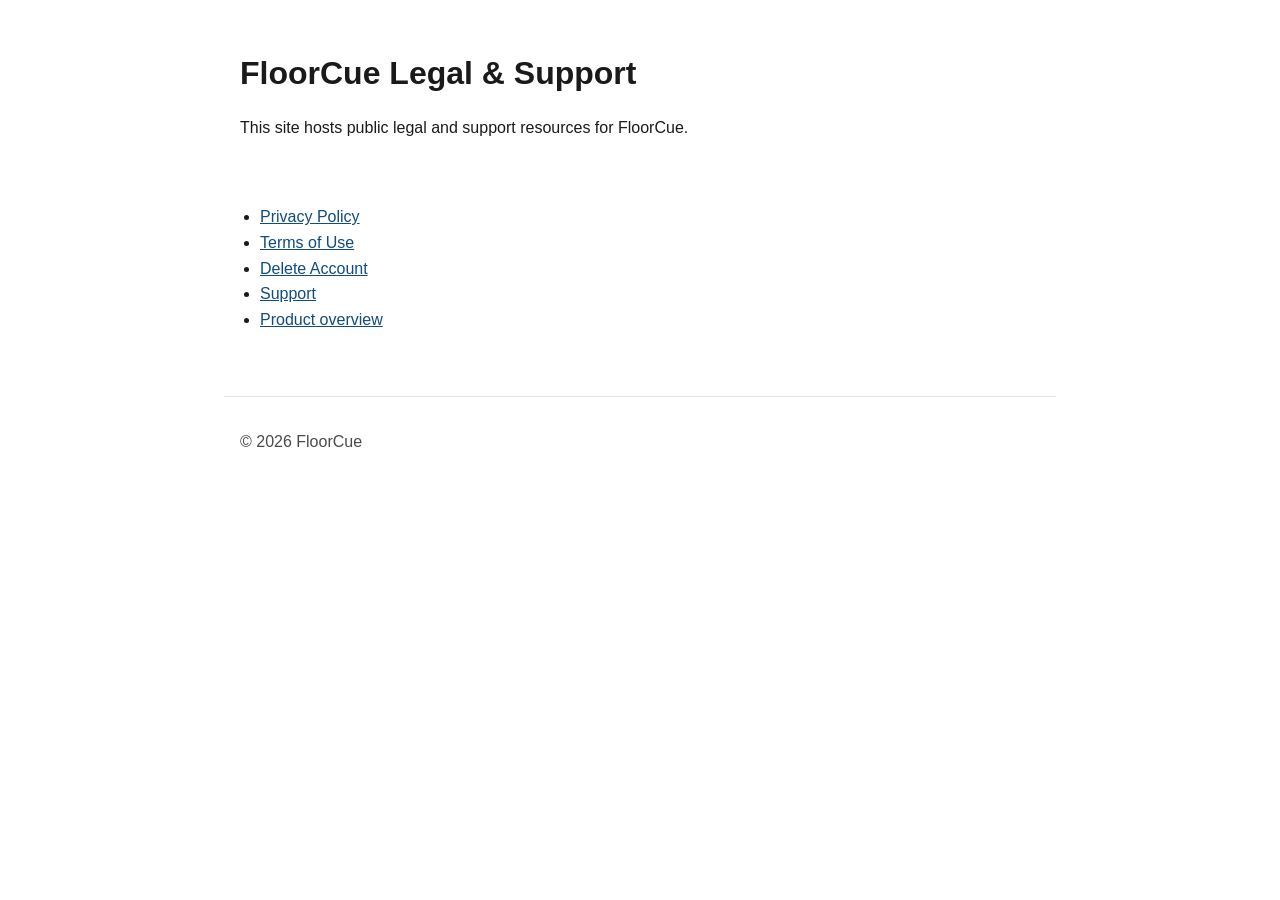
<file: index.html>
<!doctype html>
<html lang="en">
<head>
  <meta charset="utf-8">
  <meta name="viewport" content="width=device-width, initial-scale=1">
  <title>FloorCue Legal &amp; Support</title>
  <meta name="description" content="Public legal and support resources for the FloorCue app.">
  <link rel="stylesheet" href="styles.css">
</head>
<body>
  <header>
    <h1>FloorCue Legal &amp; Support</h1>
    <p>This site hosts public legal and support resources for FloorCue.</p>
  </header>
  <main>
    <nav aria-label="Legal and support links">
      <ul>
        <li><a href="privacy/">Privacy Policy</a></li>
        <li><a href="terms/">Terms of Use</a></li>
        <li><a href="delete-account/">Delete Account</a></li>
        <li><a href="support/">Support</a></li>
        <li><a href="landing/">Product overview</a></li>
      </ul>
    </nav>
  </main>
  <footer>
    <p>&copy; 2026 FloorCue</p>
  </footer>
</body>
</html>
</file>
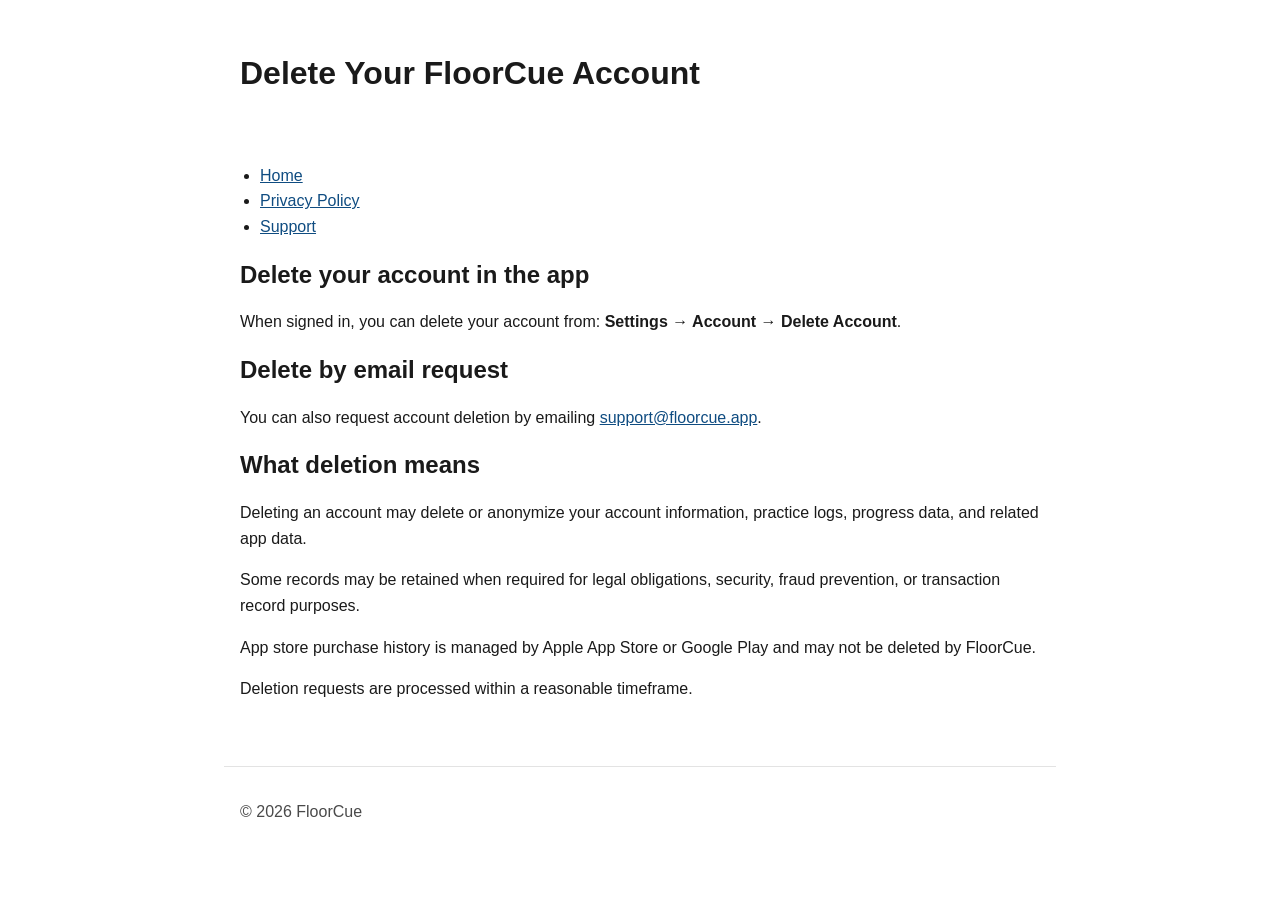
<file: delete-account/index.html>
<!doctype html>
<html lang="en">
<head>
  <meta charset="utf-8">
  <meta name="viewport" content="width=device-width, initial-scale=1">
  <title>Delete Your FloorCue Account</title>
  <meta name="description" content="How to delete your FloorCue account and related data.">
  <link rel="stylesheet" href="../styles.css">
</head>
<body>
  <header>
    <h1>Delete Your FloorCue Account</h1>
  </header>

  <main>
    <nav aria-label="Site navigation">
      <ul>
        <li><a href="../">Home</a></li>
        <li><a href="../privacy/">Privacy Policy</a></li>
        <li><a href="../support/">Support</a></li>
      </ul>
    </nav>

    <section>
      <h2>Delete your account in the app</h2>
      <p>When signed in, you can delete your account from: <strong>Settings &rarr; Account &rarr; Delete Account</strong>.</p>
    </section>

    <section>
      <h2>Delete by email request</h2>
      <p>You can also request account deletion by emailing <a href="mailto:support@floorcue.app">support@floorcue.app</a>.</p>
    </section>

    <section>
      <h2>What deletion means</h2>
      <p>Deleting an account may delete or anonymize your account information, practice logs, progress data, and related app data.</p>
      <p>Some records may be retained when required for legal obligations, security, fraud prevention, or transaction record purposes.</p>
      <p>App store purchase history is managed by Apple App Store or Google Play and may not be deleted by FloorCue.</p>
      <p>Deletion requests are processed within a reasonable timeframe.</p>
    </section>
  </main>

  <footer>
    <p>&copy; 2026 FloorCue</p>
  </footer>
</body>
</html>
</file>
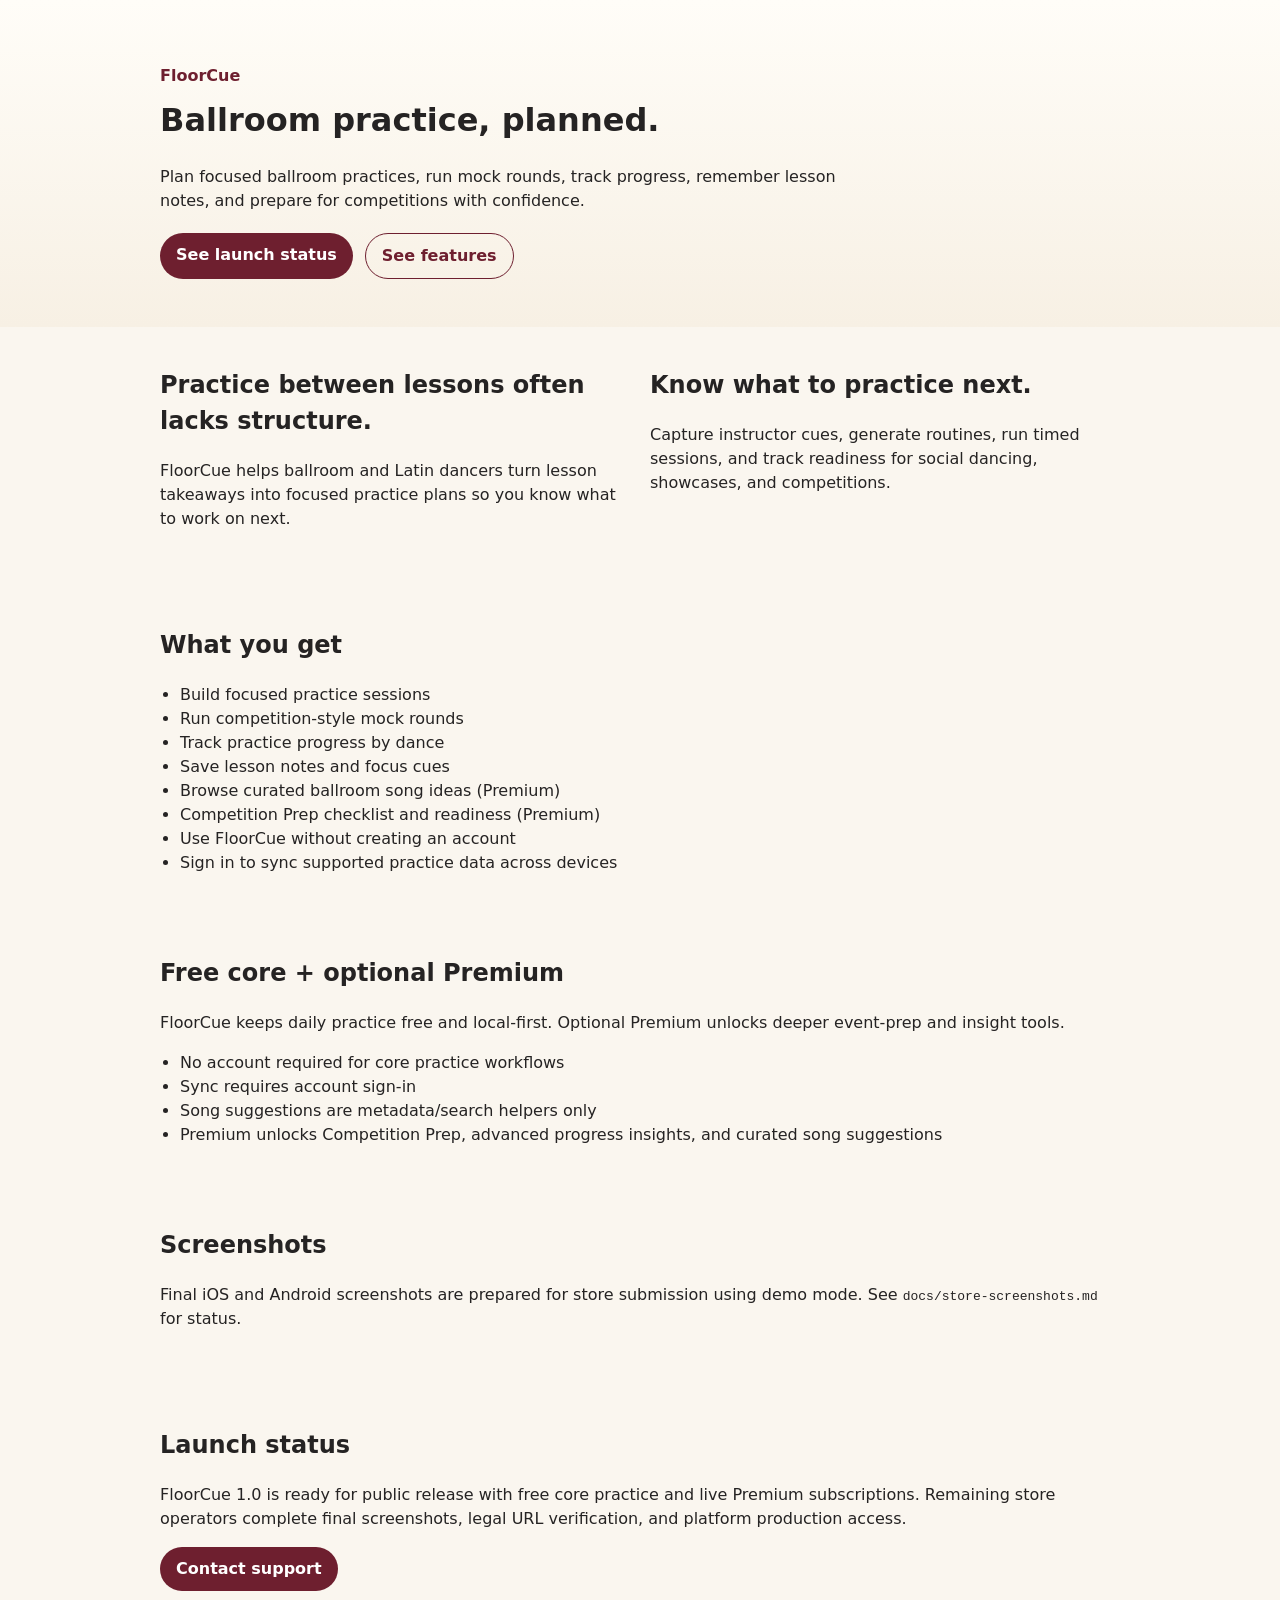
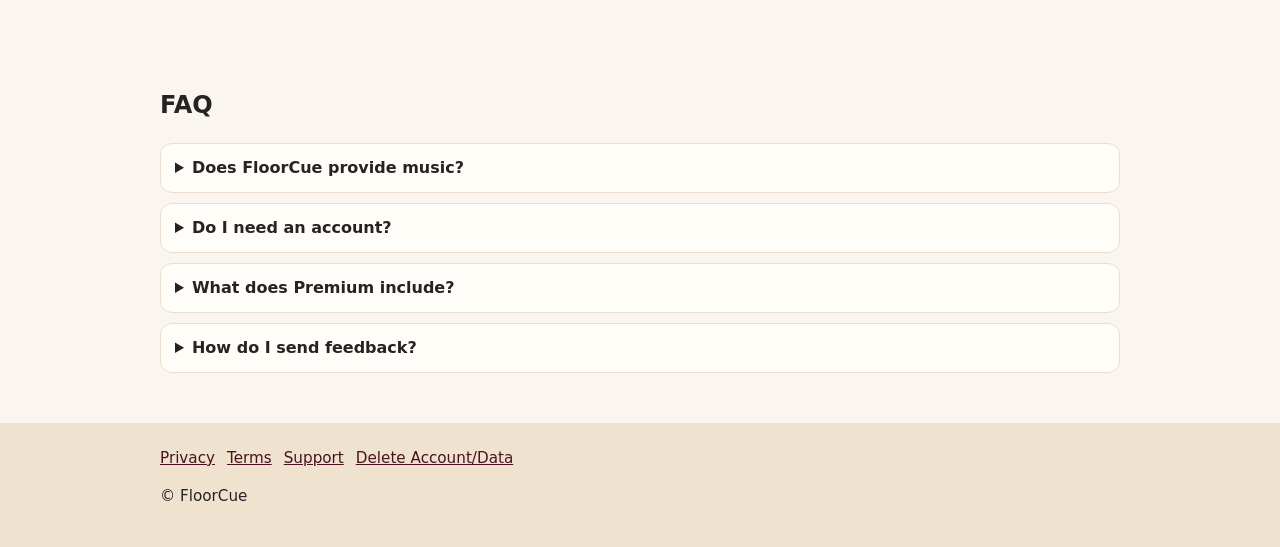
<file: landing/index.html>
<!doctype html>
<html lang="en">
  <head>
    <meta charset="UTF-8" />
    <meta name="viewport" content="width=device-width, initial-scale=1.0" />
    <title>FloorCue | Ballroom practice, planned.</title>
    <meta
      name="description"
      content="Plan focused ballroom practices, run mock rounds, track progress, remember lesson notes, and prepare for competitions. Free core practice with optional Premium tools."
    />
    <meta property="og:title" content="FloorCue" />
    <meta
      property="og:description"
      content="Ballroom practice, planned. Free core practice with optional Premium and account sync."
    />
    <meta property="og:type" content="website" />
    <meta property="og:image" content="https://orange-pixel-labs.github.io/floorcue-legal/landing/floorcue-icon.png" />
    <meta name="twitter:card" content="summary_large_image" />
    <meta name="twitter:title" content="FloorCue" />
    <meta
      name="twitter:description"
      content="Use FloorCue locally without an account, or sign in to sync. Premium unlocks Competition Prep and deeper insights."
    />
    <meta name="twitter:image" content="https://orange-pixel-labs.github.io/floorcue-legal/landing/floorcue-icon.png" />
    <link rel="icon" type="image/png" href="./floorcue-icon.png" />
    <link rel="stylesheet" href="./styles.css" />
  </head>
  <body>
    <header class="hero" id="top">
      <div class="container">
        <p class="kicker">FloorCue</p>
        <h1>Ballroom practice, planned.</h1>
        <p class="lead">
          Plan focused ballroom practices, run mock rounds, track progress,
          remember lesson notes, and prepare for competitions with confidence.
        </p>
        <div class="cta-row">
          <a class="btn btn-primary" href="#launch-status">See launch status</a>
          <a class="btn btn-secondary" href="#features">See features</a>
        </div>
      </div>
    </header>

    <main>
      <section class="section" id="problem-solution">
        <div class="container two-col">
          <div>
            <h2>Practice between lessons often lacks structure.</h2>
            <p>
              FloorCue helps ballroom and Latin dancers turn lesson takeaways into
              focused practice plans so you know what to work on next.
            </p>
          </div>
          <div>
            <h2>Know what to practice next.</h2>
            <p>
              Capture instructor cues, generate routines, run timed sessions, and
              track readiness for social dancing, showcases, and competitions.
            </p>
          </div>
        </div>
      </section>

      <section class="section" id="features">
        <div class="container">
          <h2>What you get</h2>
          <ul class="feature-list">
            <li>Build focused practice sessions</li>
            <li>Run competition-style mock rounds</li>
            <li>Track practice progress by dance</li>
            <li>Save lesson notes and focus cues</li>
            <li>Browse curated ballroom song ideas (Premium)</li>
            <li>Competition Prep checklist and readiness (Premium)</li>
            <li>Use FloorCue without creating an account</li>
            <li>Sign in to sync supported practice data across devices</li>
          </ul>
        </div>
      </section>

      <section class="section" id="launch-approach">
        <div class="container">
          <h2>Free core + optional Premium</h2>
          <p>
            FloorCue keeps daily practice free and local-first. Optional Premium
            unlocks deeper event-prep and insight tools.
          </p>
          <ul class="feature-list">
            <li>No account required for core practice workflows</li>
            <li>Sync requires account sign-in</li>
            <li>Song suggestions are metadata/search helpers only</li>
            <li>Premium unlocks Competition Prep, advanced progress insights, and curated song suggestions</li>
          </ul>
        </div>
      </section>

      <section class="section" id="screenshots">
        <div class="container">
          <h2>Screenshots</h2>
          <p>
            Final iOS and Android screenshots are prepared for store
            submission using demo mode. See <code>docs/store-screenshots.md</code> for status.
          </p>
        </div>
      </section>

      <section class="section" id="launch-status">
        <div class="container">
          <h2>Launch status</h2>
          <p>
            FloorCue 1.0 is ready for public release with free core practice and
            live Premium subscriptions. Remaining store operators complete final
            screenshots, legal URL verification, and platform production access.
          </p>
          <p>
            <a class="btn btn-primary" href="https://orange-pixel-labs.github.io/floorcue-legal/support/"
              >Contact support</a
            >
          </p>
        </div>
      </section>

      <section class="section" id="faq">
        <div class="container">
          <h2>FAQ</h2>
          <details>
            <summary>Does FloorCue provide music?</summary>
            <p>
              FloorCue provides curated song metadata and external search helpers
              only. It does not stream, download, distribute, or license music.
            </p>
          </details>
          <details>
            <summary>Do I need an account?</summary>
            <p>
              No. You can use FloorCue without an account. Sign in is optional and enables sync.
            </p>
          </details>
          <details>
            <summary>What does Premium include?</summary>
            <p>
              Premium unlocks Competition Prep (readiness, checklist, mock rounds),
              advanced progress insights, and curated song suggestions by dance.
              Core practice planning, notes, and the dance library stay free.
            </p>
          </details>
          <details>
            <summary>How do I send feedback?</summary>
            <p>
              Use the in-app feedback flow from Home or Settings → Legal &amp;
              Support.
            </p>
          </details>
        </div>
      </section>
    </main>

    <footer class="footer">
      <div class="container">
        <nav aria-label="Footer links">
          <a href="https://orange-pixel-labs.github.io/floorcue-legal/privacy/">Privacy</a>
          <a href="https://orange-pixel-labs.github.io/floorcue-legal/terms/">Terms</a>
          <a href="https://orange-pixel-labs.github.io/floorcue-legal/support/">Support</a>
          <a href="https://orange-pixel-labs.github.io/floorcue-legal/delete-account/">Delete Account/Data</a>
        </nav>
        <p>© FloorCue</p>
      </div>
    </footer>
  </body>
</html>
</file>
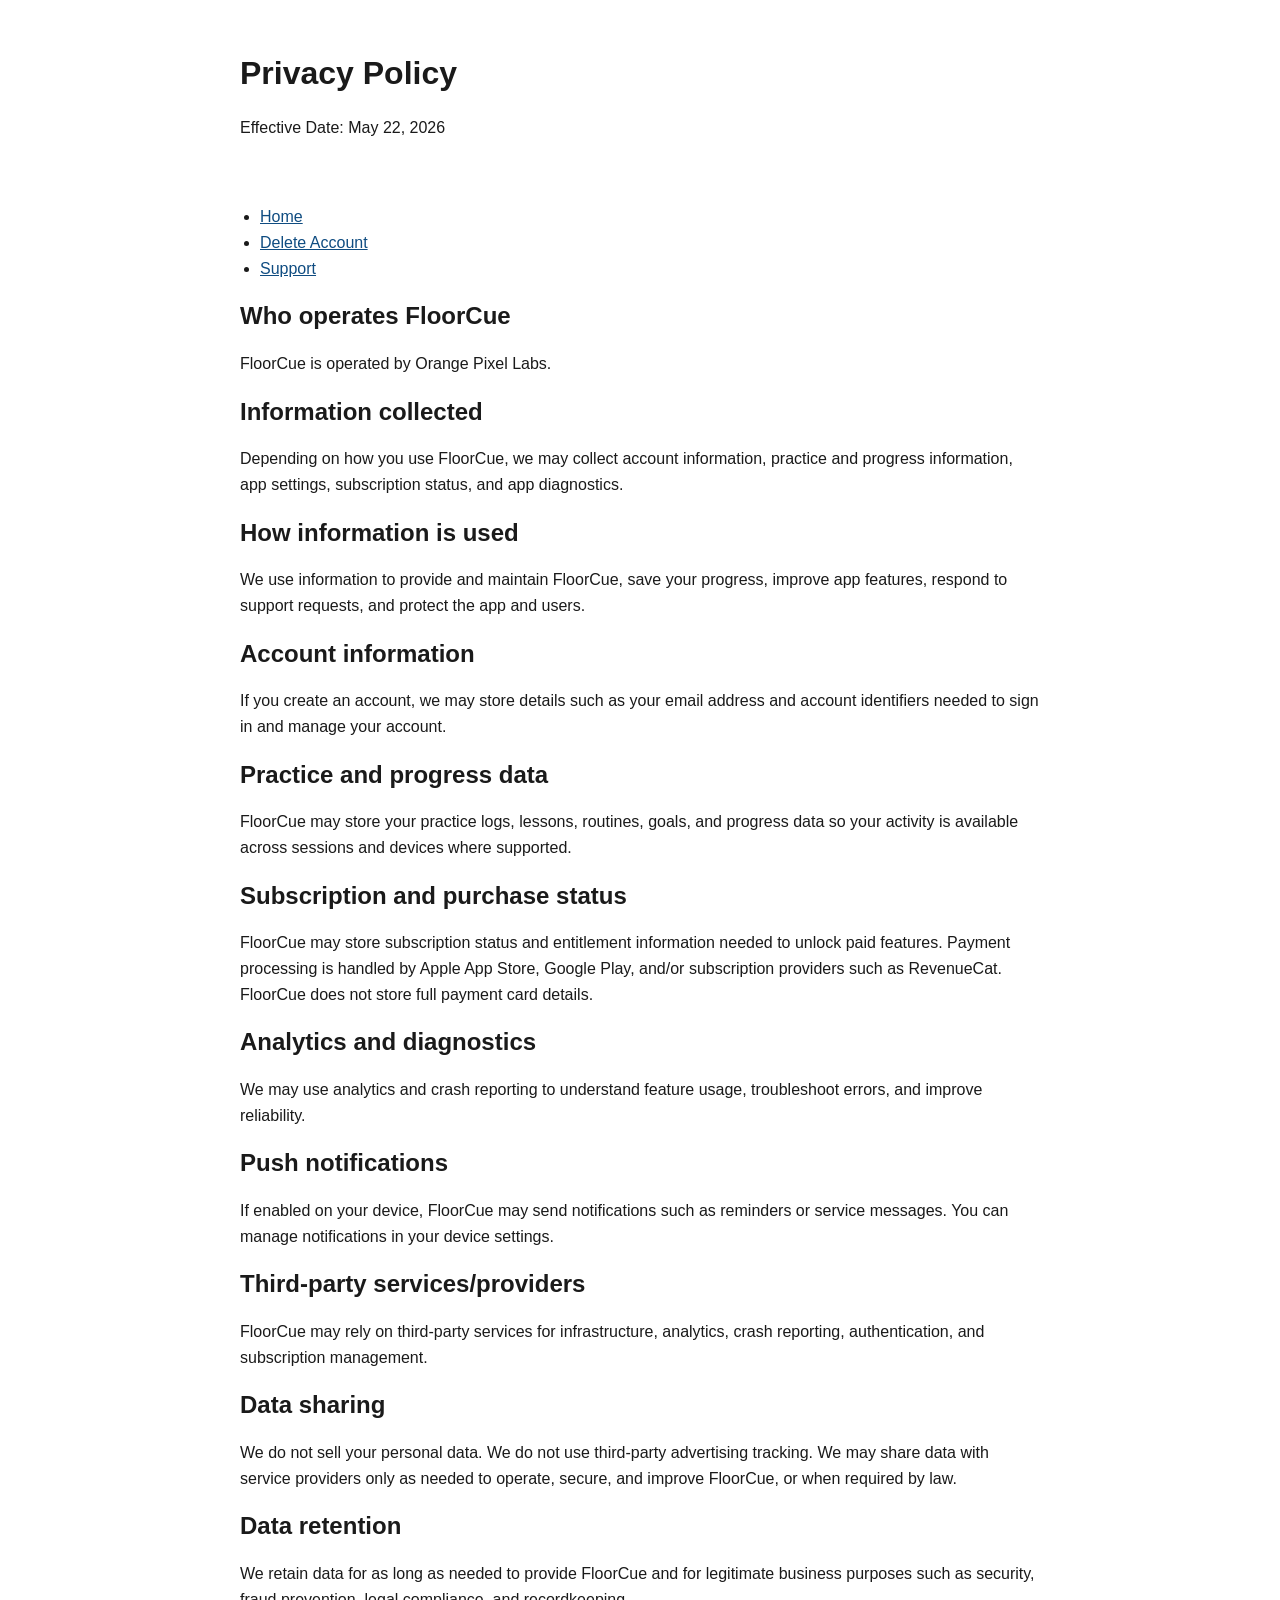
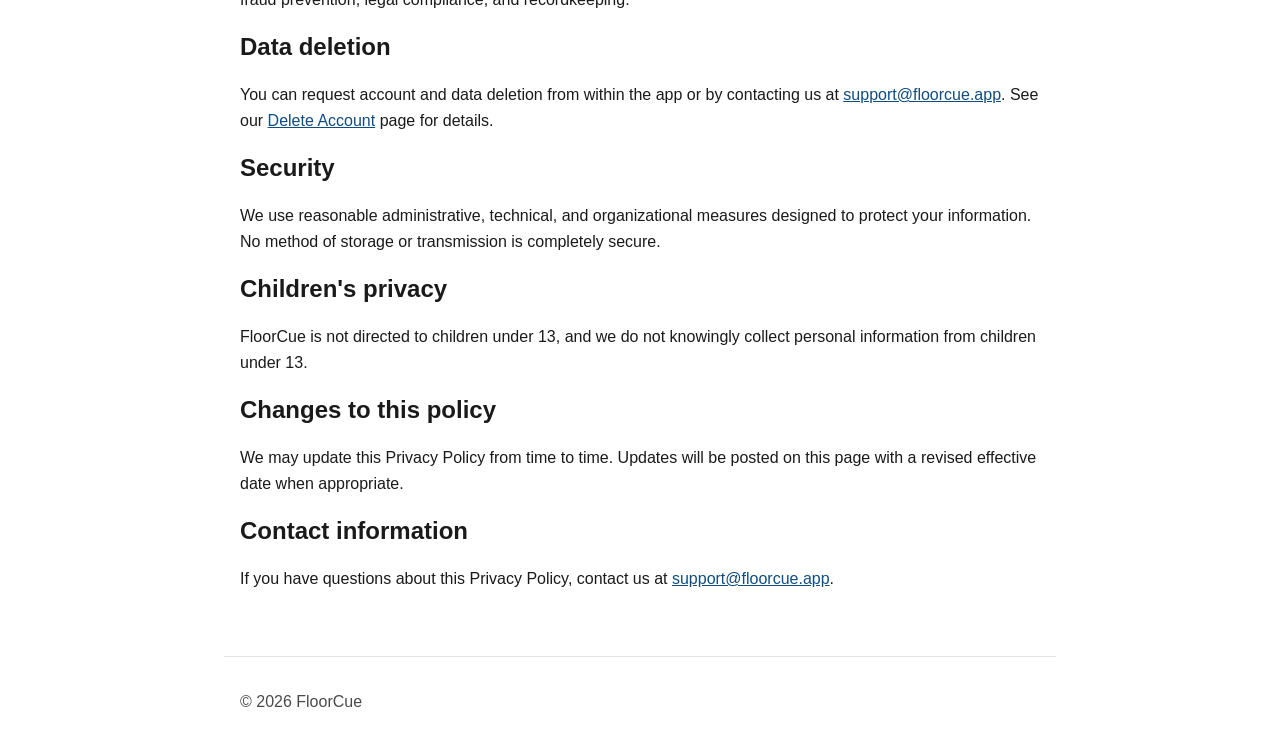
<file: privacy/index.html>
<!doctype html>
<html lang="en">
<head>
  <meta charset="utf-8">
  <meta name="viewport" content="width=device-width, initial-scale=1">
  <title>Privacy Policy | FloorCue</title>
  <meta name="description" content="FloorCue privacy policy and data handling practices.">
  <link rel="stylesheet" href="../styles.css">
</head>
<body>
  <header>
    <h1>Privacy Policy</h1>
    <p>Effective Date: May 22, 2026</p>
  </header>

  <main>
    <nav aria-label="Site navigation">
      <ul>
        <li><a href="../">Home</a></li>
        <li><a href="../delete-account/">Delete Account</a></li>
        <li><a href="../support/">Support</a></li>
      </ul>
    </nav>

    <section>
      <h2>Who operates FloorCue</h2>
      <p>FloorCue is operated by Orange Pixel Labs.</p>
    </section>

    <section>
      <h2>Information collected</h2>
      <p>Depending on how you use FloorCue, we may collect account information, practice and progress information, app settings, subscription status, and app diagnostics.</p>
    </section>

    <section>
      <h2>How information is used</h2>
      <p>We use information to provide and maintain FloorCue, save your progress, improve app features, respond to support requests, and protect the app and users.</p>
    </section>

    <section>
      <h2>Account information</h2>
      <p>If you create an account, we may store details such as your email address and account identifiers needed to sign in and manage your account.</p>
    </section>

    <section>
      <h2>Practice and progress data</h2>
      <p>FloorCue may store your practice logs, lessons, routines, goals, and progress data so your activity is available across sessions and devices where supported.</p>
    </section>

    <section>
      <h2>Subscription and purchase status</h2>
      <p>FloorCue may store subscription status and entitlement information needed to unlock paid features. Payment processing is handled by Apple App Store, Google Play, and/or subscription providers such as RevenueCat. FloorCue does not store full payment card details.</p>
    </section>

    <section>
      <h2>Analytics and diagnostics</h2>
      <p>We may use analytics and crash reporting to understand feature usage, troubleshoot errors, and improve reliability.</p>
    </section>

    <section>
      <h2>Push notifications</h2>
      <p>If enabled on your device, FloorCue may send notifications such as reminders or service messages. You can manage notifications in your device settings.</p>
    </section>

    <section>
      <h2>Third-party services/providers</h2>
      <p>FloorCue may rely on third-party services for infrastructure, analytics, crash reporting, authentication, and subscription management.</p>
    </section>

    <section>
      <h2>Data sharing</h2>
      <p>We do not sell your personal data. We do not use third-party advertising tracking. We may share data with service providers only as needed to operate, secure, and improve FloorCue, or when required by law.</p>
    </section>

    <section>
      <h2>Data retention</h2>
      <p>We retain data for as long as needed to provide FloorCue and for legitimate business purposes such as security, fraud prevention, legal compliance, and recordkeeping.</p>
    </section>

    <section>
      <h2>Data deletion</h2>
      <p>You can request account and data deletion from within the app or by contacting us at <a href="mailto:support@floorcue.app">support@floorcue.app</a>. See our <a href="../delete-account/">Delete Account</a> page for details.</p>
    </section>

    <section>
      <h2>Security</h2>
      <p>We use reasonable administrative, technical, and organizational measures designed to protect your information. No method of storage or transmission is completely secure.</p>
    </section>

    <section>
      <h2>Children's privacy</h2>
      <p>FloorCue is not directed to children under 13, and we do not knowingly collect personal information from children under 13.</p>
    </section>

    <section>
      <h2>Changes to this policy</h2>
      <p>We may update this Privacy Policy from time to time. Updates will be posted on this page with a revised effective date when appropriate.</p>
    </section>

    <section>
      <h2>Contact information</h2>
      <p>If you have questions about this Privacy Policy, contact us at <a href="mailto:support@floorcue.app">support@floorcue.app</a>.</p>
    </section>
  </main>

  <footer>
    <p>&copy; 2026 FloorCue</p>
  </footer>
</body>
</html>
</file>
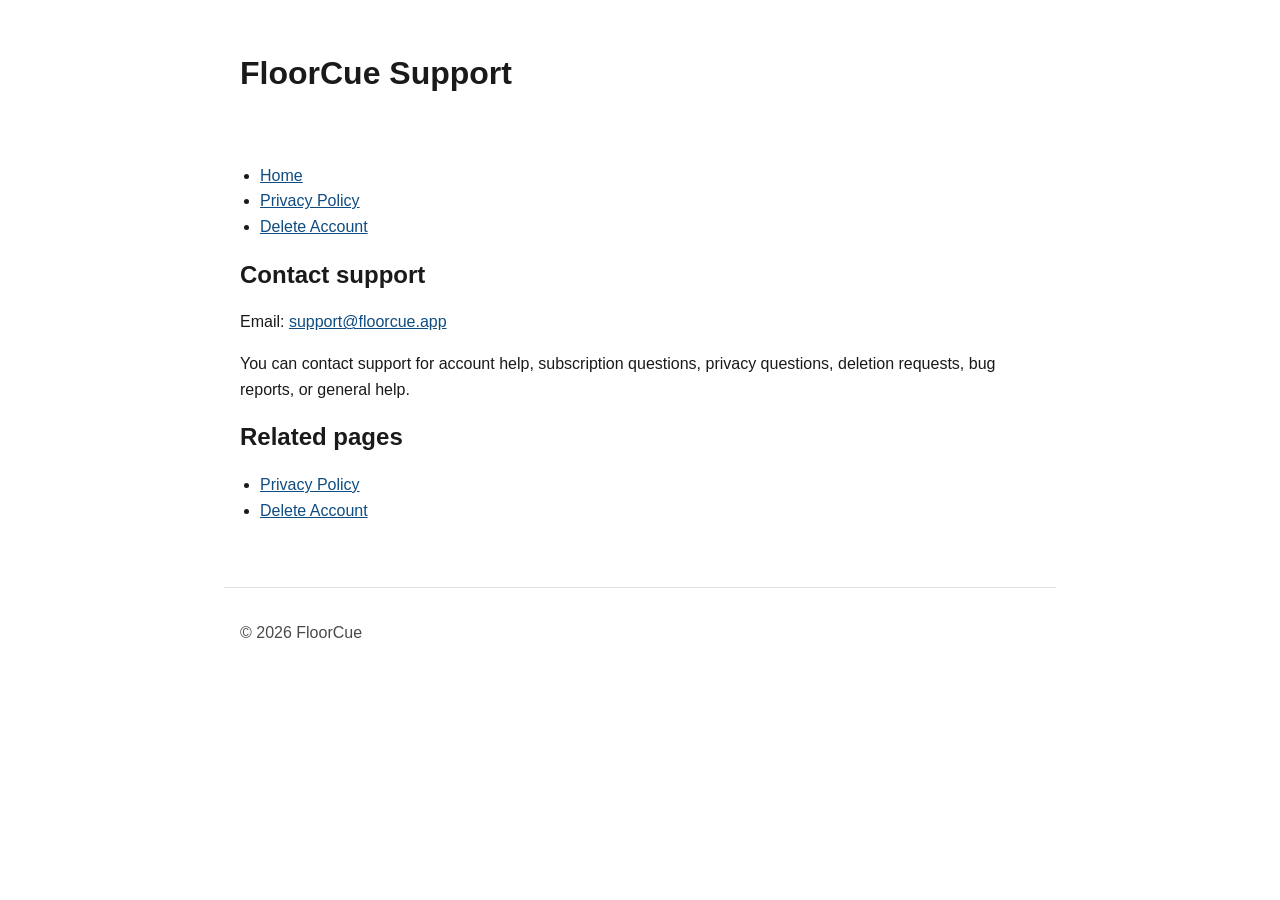
<file: support/index.html>
<!doctype html>
<html lang="en">
<head>
  <meta charset="utf-8">
  <meta name="viewport" content="width=device-width, initial-scale=1">
  <title>FloorCue Support</title>
  <meta name="description" content="Contact FloorCue support for account, subscription, privacy, and app help.">
  <link rel="stylesheet" href="../styles.css">
</head>
<body>
  <header>
    <h1>FloorCue Support</h1>
  </header>

  <main>
    <nav aria-label="Site navigation">
      <ul>
        <li><a href="../">Home</a></li>
        <li><a href="../privacy/">Privacy Policy</a></li>
        <li><a href="../delete-account/">Delete Account</a></li>
      </ul>
    </nav>

    <section>
      <h2>Contact support</h2>
      <p>Email: <a href="mailto:support@floorcue.app">support@floorcue.app</a></p>
      <p>You can contact support for account help, subscription questions, privacy questions, deletion requests, bug reports, or general help.</p>
    </section>

    <section>
      <h2>Related pages</h2>
      <ul>
        <li><a href="../privacy/">Privacy Policy</a></li>
        <li><a href="../delete-account/">Delete Account</a></li>
      </ul>
    </section>
  </main>

  <footer>
    <p>&copy; 2026 FloorCue</p>
  </footer>
</body>
</html>
</file>
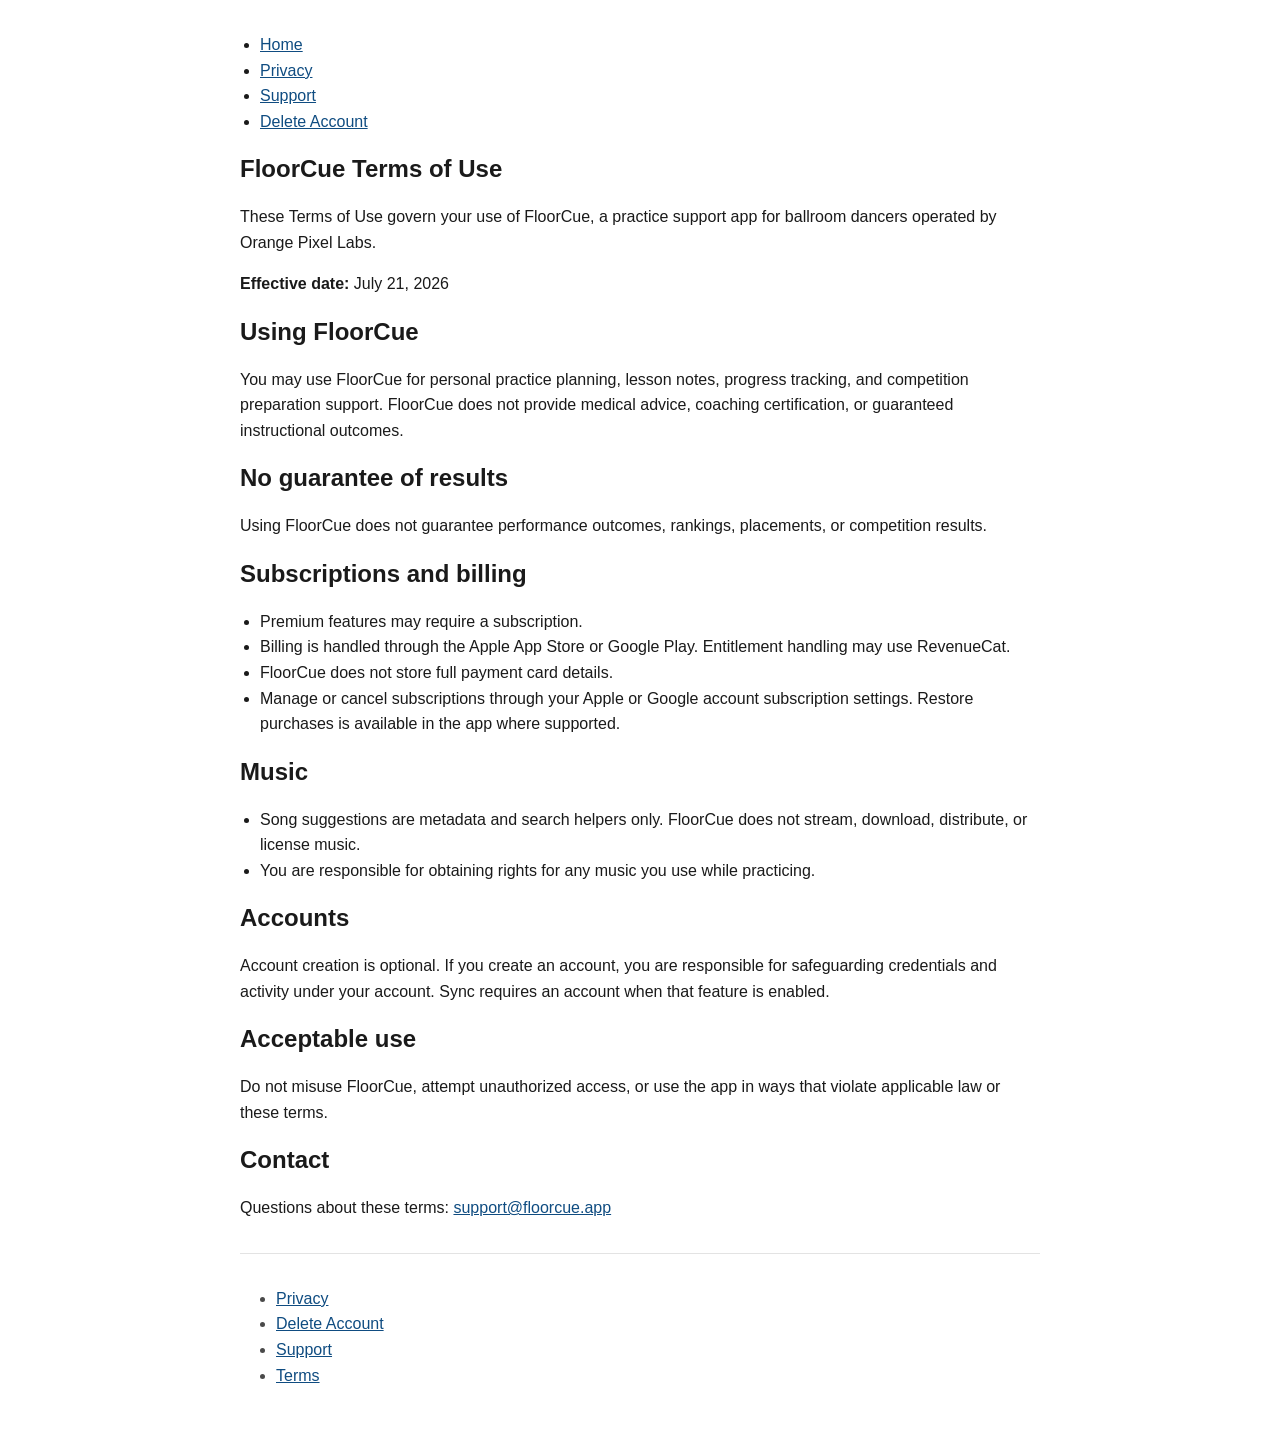
<file: terms/index.html>
<!doctype html>
<html lang="en">
  <head>
    <meta charset="UTF-8" />
    <meta name="viewport" content="width=device-width, initial-scale=1.0" />
    <title>FloorCue Terms of Use</title>
    <link rel="stylesheet" href="../styles.css" />
  </head>
  <body>
    <main>

    <nav aria-label="Site navigation">
      <ul>
        <li><a href="../">Home</a></li>
        <li><a href="../privacy/">Privacy</a></li>
        <li><a href="../support/">Support</a></li>
        <li><a href="../delete-account/">Delete Account</a></li>
      </ul>
    </nav>

      <section class="card">
        <h1>FloorCue Terms of Use</h1>
        <p>
          These Terms of Use govern your use of FloorCue, a practice support app
          for ballroom dancers operated by Orange Pixel Labs.
        </p>
        <p><strong>Effective date:</strong> July 21, 2026</p>

        <h2>Using FloorCue</h2>
        <p>
          You may use FloorCue for personal practice planning, lesson notes,
          progress tracking, and competition preparation support. FloorCue does
          not provide medical advice, coaching certification, or guaranteed
          instructional outcomes.
        </p>

        <h2>No guarantee of results</h2>
        <p>
          Using FloorCue does not guarantee performance outcomes, rankings,
          placements, or competition results.
        </p>

        <h2>Subscriptions and billing</h2>
        <ul>
          <li>Premium features may require a subscription.</li>
          <li>
            Billing is handled through the Apple App Store or Google Play.
            Entitlement handling may use RevenueCat.
          </li>
          <li>
            FloorCue does not store full payment card details.
          </li>
          <li>
            Manage or cancel subscriptions through your Apple or Google account
            subscription settings. Restore purchases is available in the app
            where supported.
          </li>
        </ul>

        <h2>Music</h2>
        <ul>
          <li>
            Song suggestions are metadata and search helpers only. FloorCue does
            not stream, download, distribute, or license music.
          </li>
          <li>
            You are responsible for obtaining rights for any music you use while
            practicing.
          </li>
        </ul>

        <h2>Accounts</h2>
        <p>
          Account creation is optional. If you create an account, you are
          responsible for safeguarding credentials and activity under your
          account. Sync requires an account when that feature is enabled.
        </p>

        <h2>Acceptable use</h2>
        <p>
          Do not misuse FloorCue, attempt unauthorized access, or use the app in
          ways that violate applicable law or these terms.
        </p>

        <h2>Contact</h2>
        <p>
          Questions about these terms: 
          <a href="mailto:support@floorcue.app">support@floorcue.app</a>
        </p>

        <footer>
          <nav aria-label="Legal pages">
            <ul>
              <li><a href="../privacy/">Privacy</a></li>
              <li><a href="../delete-account/">Delete Account</a></li>
              <li><a href="../support/">Support</a></li>
              <li><a href="../terms/" aria-current="page">Terms</a></li>
            </ul>
          </nav>
        </footer>
      </section>
    </main>
  </body>
</html>
</file>
<file: styles.css>
:root {
  color-scheme: light;
}

* {
  box-sizing: border-box;
}

body {
  margin: 0;
  font-family: -apple-system, BlinkMacSystemFont, "Segoe UI", Roboto, Helvetica, Arial, sans-serif;
  line-height: 1.6;
  color: #1a1a1a;
  background: #ffffff;
}

header,
main,
footer {
  max-width: 52rem;
  margin: 0 auto;
  padding: 1rem;
}

header {
  padding-top: 2rem;
}

h1,
h2 {
  line-height: 1.25;
}

a {
  color: #0f4c81;
}

a:focus,
a:hover {
  text-decoration-thickness: 2px;
}

nav ul,
main ul {
  padding-left: 1.25rem;
}

footer {
  border-top: 1px solid #e3e3e3;
  margin-top: 2rem;
  color: #4a4a4a;
}

@media (max-width: 600px) {
  header,
  main,
  footer {
    padding: 0.875rem;
  }

  header {
    padding-top: 1.25rem;
  }
}
</file>
<file: landing/styles.css>
:root {
  --bg: #faf6ef;
  --surface: #fffdf8;
  --text: #252323;
  --primary: #6e1f2f;
  --primary-strong: #4a121f;
  --accent: #c6a15b;
}

* {
  box-sizing: border-box;
}

body {
  margin: 0;
  font-family: Inter, system-ui, -apple-system, Segoe UI, Roboto, sans-serif;
  background: var(--bg);
  color: var(--text);
  line-height: 1.5;
}

.container {
  width: min(960px, 92vw);
  margin: 0 auto;
}

.hero {
  padding: 64px 0 48px;
  background: linear-gradient(180deg, #fffdf8 0%, #f7f0e4 100%);
}

.kicker {
  font-weight: 700;
  color: var(--primary);
  margin: 0 0 8px;
}

h1,
h2,
h3 {
  margin-top: 0;
}

.lead {
  max-width: 720px;
}

.cta-row {
  display: flex;
  flex-wrap: wrap;
  gap: 12px;
  margin-top: 20px;
}

.btn {
  display: inline-block;
  text-decoration: none;
  padding: 10px 16px;
  border-radius: 999px;
  font-weight: 600;
}

.btn-primary {
  background: var(--primary);
  color: #fff;
}

.btn-primary:hover {
  background: var(--primary-strong);
}

.btn-secondary {
  background: transparent;
  border: 1px solid var(--primary);
  color: var(--primary);
}

.section {
  padding: 40px 0;
}

.two-col {
  display: grid;
  gap: 20px;
  grid-template-columns: repeat(auto-fit, minmax(240px, 1fr));
}

.feature-list {
  margin: 0;
  padding-left: 20px;
}

details {
  background: var(--surface);
  border: 1px solid #eadfcf;
  border-radius: 12px;
  padding: 12px 14px;
  margin-bottom: 10px;
}

summary {
  cursor: pointer;
  font-weight: 600;
}

.footer {
  background: #efe3cf;
  padding: 24px 0;
  font-size: 0.95rem;
}

.footer nav {
  display: flex;
  flex-wrap: wrap;
  gap: 12px;
  margin-bottom: 8px;
}

.footer a {
  color: var(--primary-strong);
}
</file>
